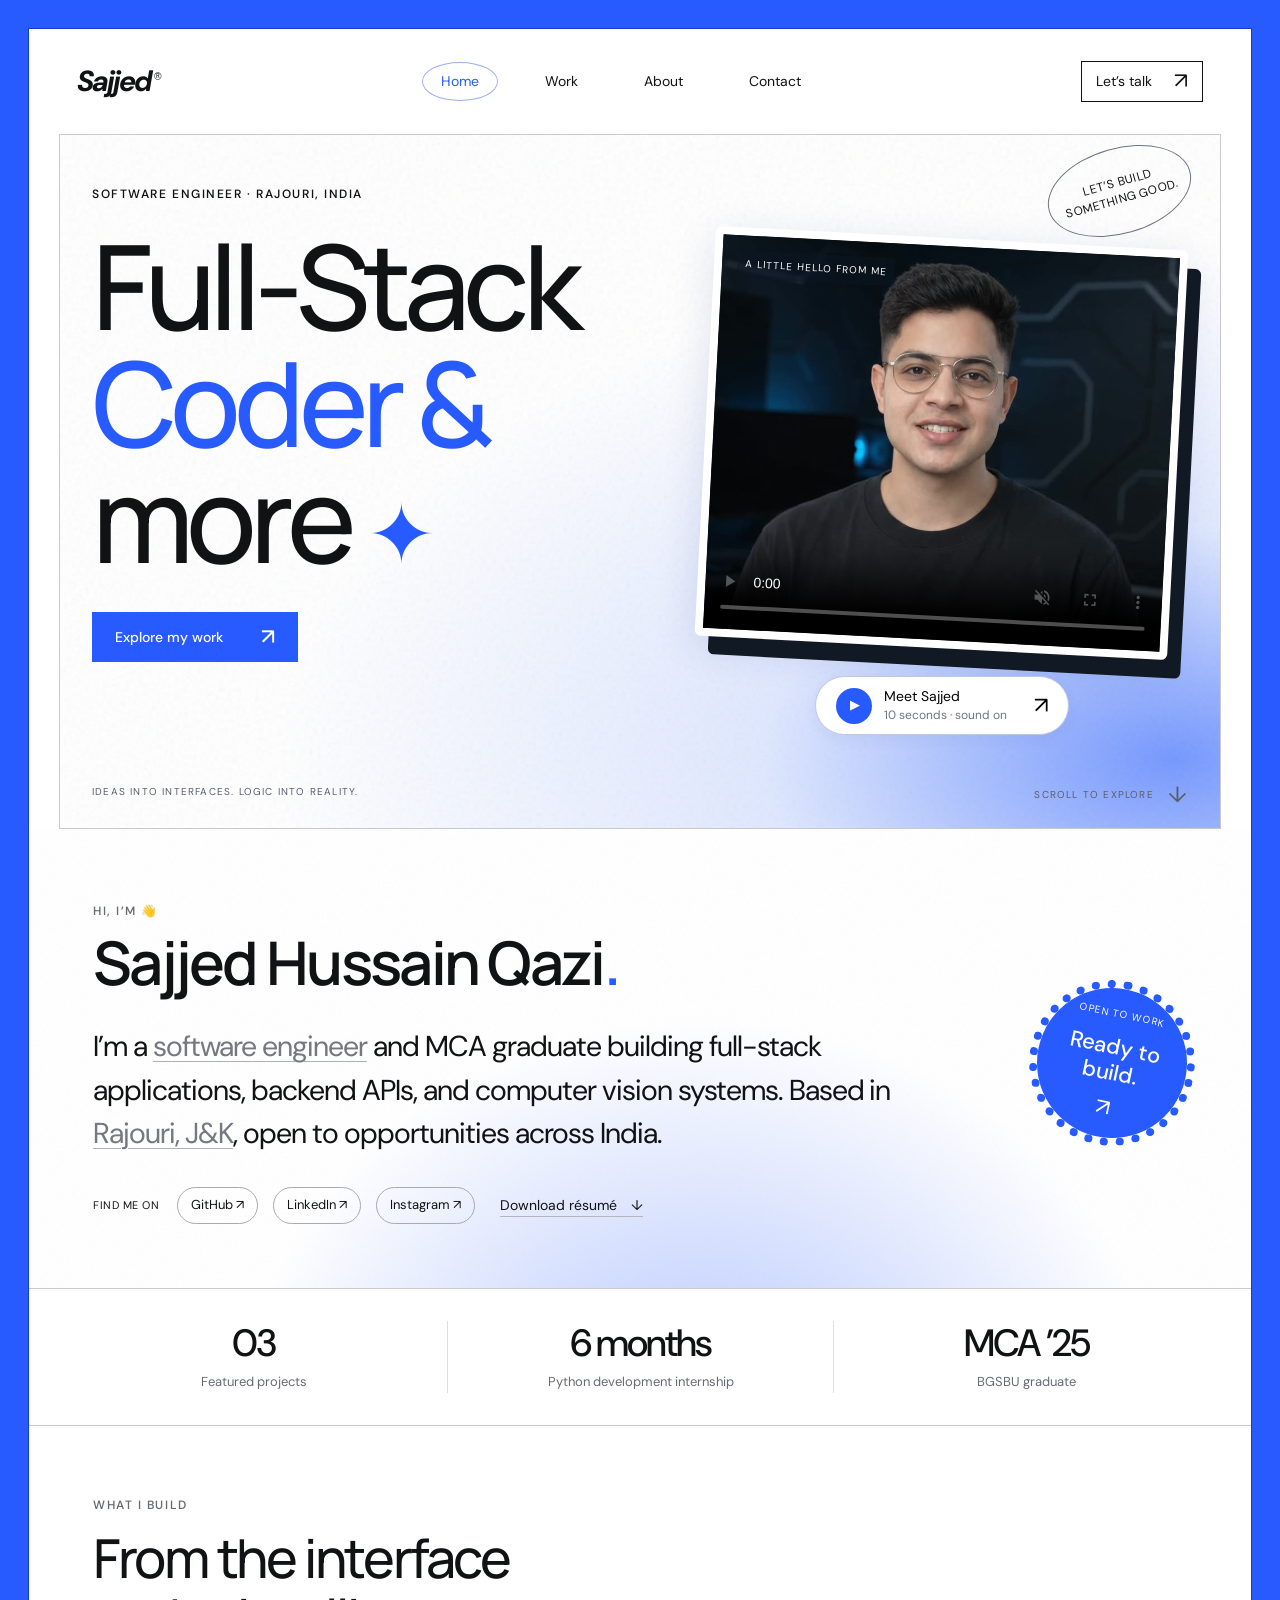
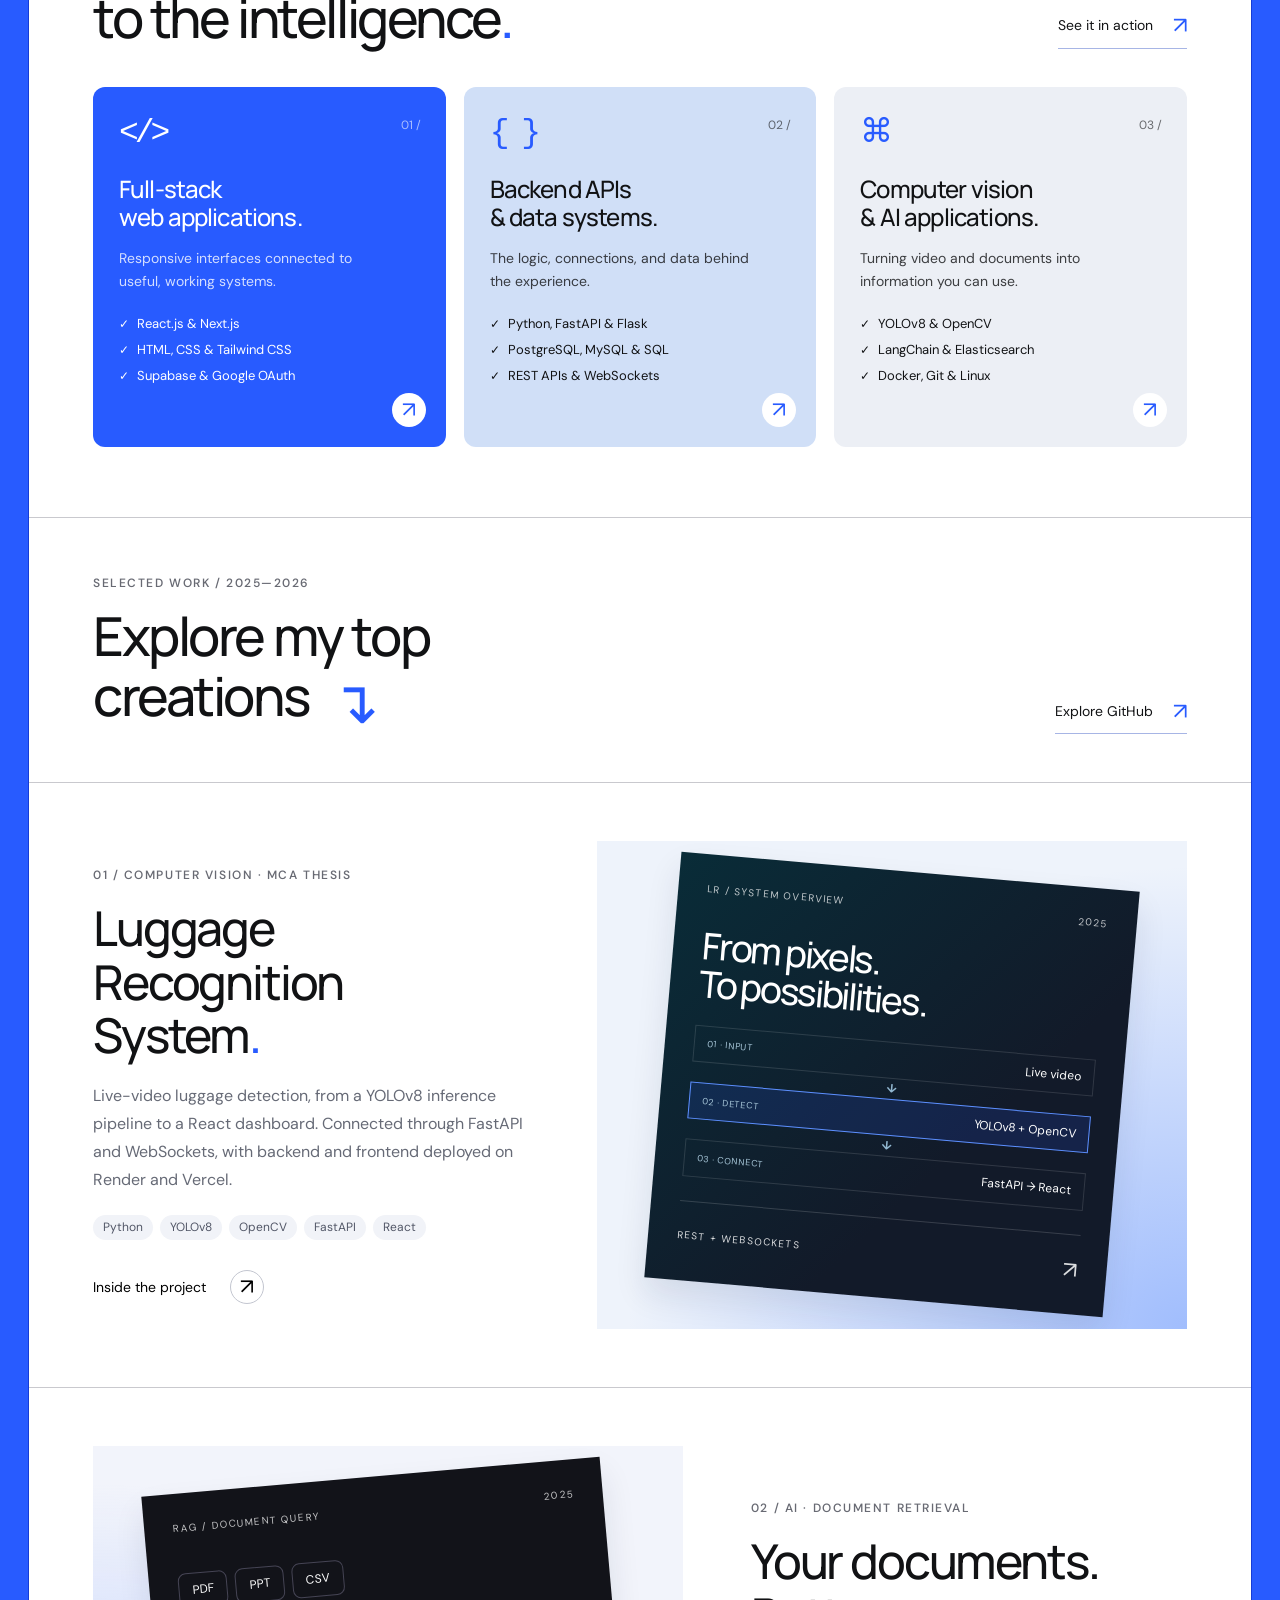
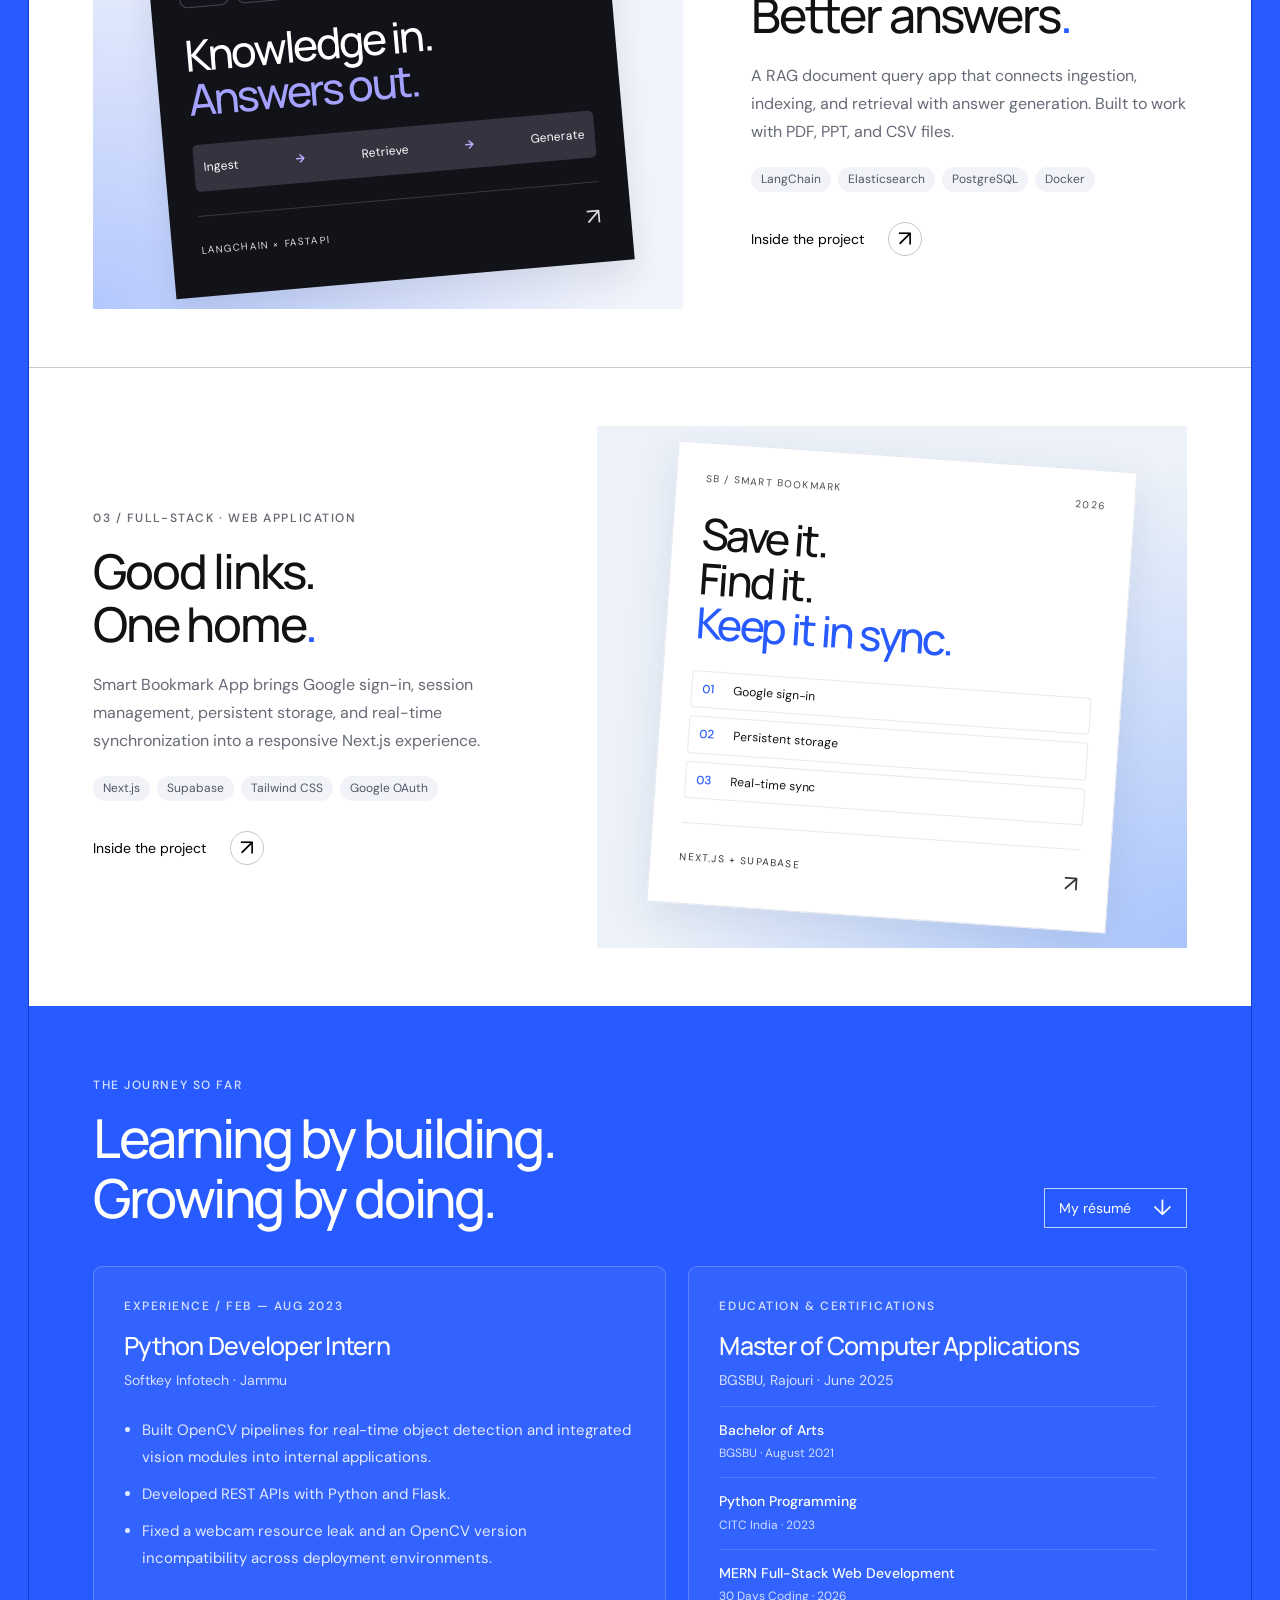
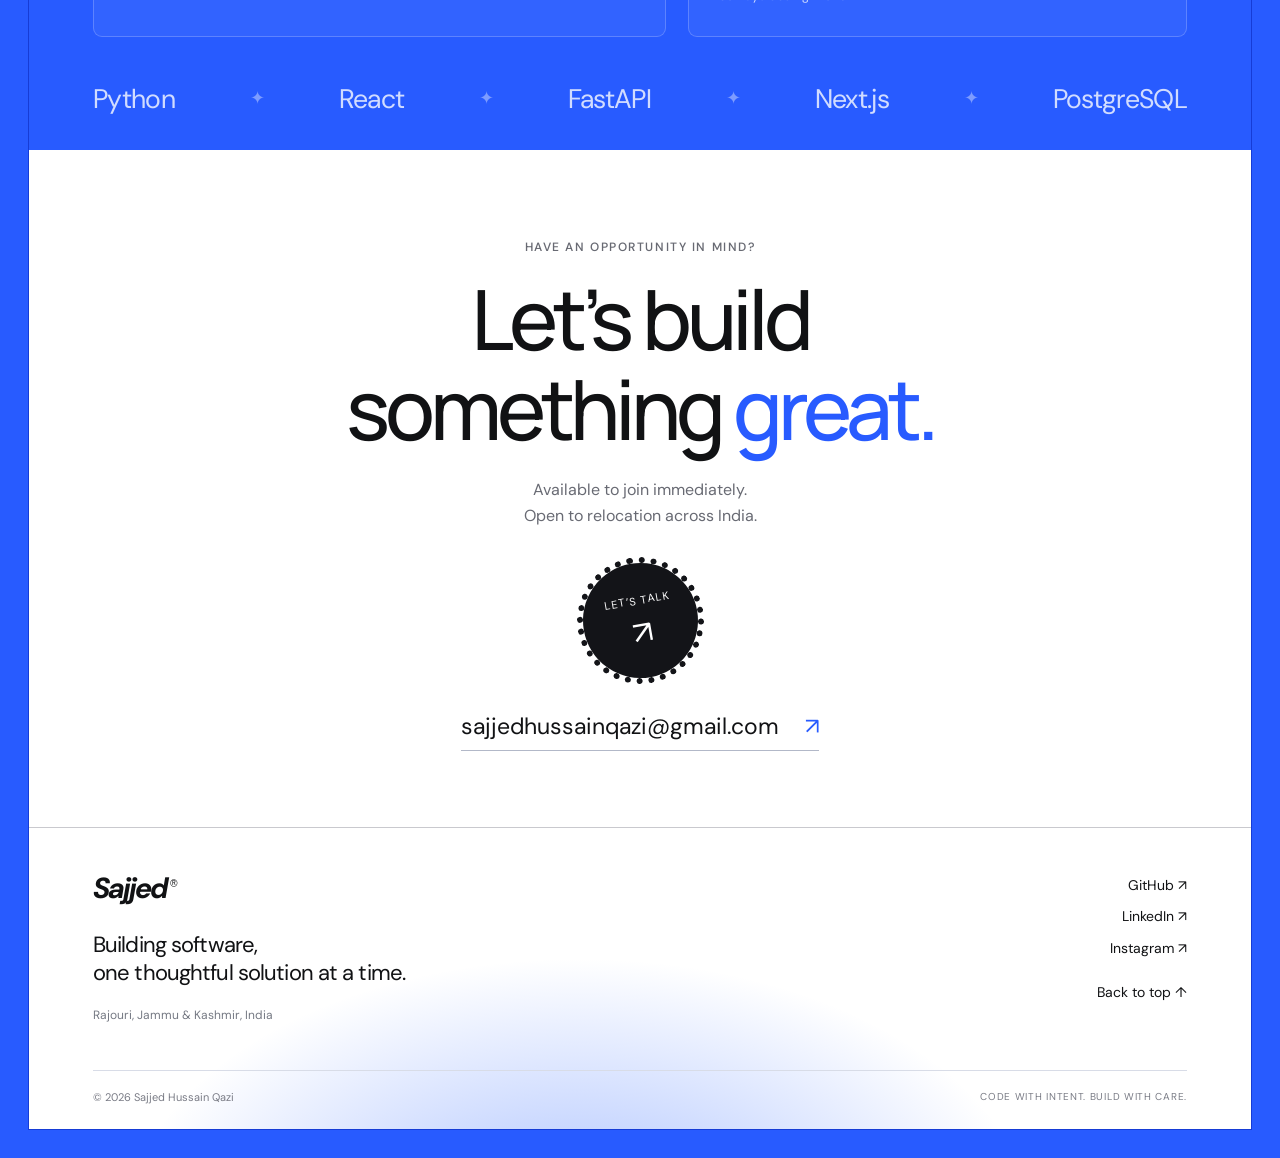
<file: index.html>
<!doctype html>
<html lang="en">

<head>
  <meta charset="UTF-8">
  <meta name="viewport" content="width=device-width, initial-scale=1">
  <meta name="theme-color" content="#285bff">
  <title>Sajjed Hussain Qazi — Software Engineer</title>
  <meta name="description"
    content="Software engineer building full-stack applications, Python APIs, and computer vision systems. Explore Sajjed Hussain Qazi’s projects, experience, and introduction.">
  <link rel="icon" type="image/svg+xml"
    href="data:image/svg+xml,%3Csvg xmlns='http://www.w3.org/2000/svg' viewBox='0 0 48 48'%3E%3Crect width='48' height='48' rx='12' fill='%23285bff'/%3E%3Ctext x='24' y='33' font-family='Arial' font-weight='700' font-size='30' text-anchor='middle' fill='white'%3ES%3C/text%3E%3C/svg%3E">
  <link rel="stylesheet" href="./style.css">
  <script src="./script.js" defer></script>
</head>

<body>
  <a class="skip-link" href="#main">Skip to content</a>
  <div class="paper">
    <header class="header">
      <a class="wordmark" href="#home" aria-label="Sajjed, home">Sajjed<span>®</span></a>
      <nav aria-label="Main navigation"><a class="nav-link active" href="#home" aria-current="page">Home</a><a
          class="nav-link" href="#work">Work</a><a class="nav-link" href="#about">About</a><a class="nav-link"
          href="#contact">Contact</a></nav>
      <a class="outline-button header-cta" href="mailto:sajjedhussainqazi@gmail.com">Let’s talk <span
          aria-hidden="true">↗</span></a>
    </header>
    <main id="main">
      <section class="hero" id="home" aria-labelledby="hero-title">
        <div class="hero-grain" aria-hidden="true"></div>
        <div class="hero-copy">
          <p class="eyebrow">SOFTWARE ENGINEER · RAJOURI, INDIA</p>
          <h1 id="hero-title">Full-Stack<br><span>Coder &</span><br>more <b class="spark" aria-hidden="true">✦</b></h1>
          <a class="button" href="#work">Explore my work <span aria-hidden="true">↗</span></a>
        </div>
        <div class="hero-media">
          <div class="orbit-label" aria-hidden="true">LET’S BUILD<br>SOMETHING GOOD.</div>
          <div class="video-card">
            <video id="intro-video" poster="./assets/introduction-poster.jpg" preload="metadata" muted loop playsinline
              controls aria-label="Sajjed’s introduction video">
              <source src="./assets/introduction.mp4" type="video/mp4">Your browser does not support video. <a
                href="./assets/introduction.mp4">Watch the introduction.</a>
            </video>
            <span class="video-corner" aria-hidden="true">A LITTLE HELLO FROM ME</span>
          </div>
          <button class="play-intro" id="play-intro" type="button"><span class="play-icon"
              aria-hidden="true">▶</span><span>Meet Sajjed <small>10 seconds · sound on</small></span><span
              aria-hidden="true">↗</span></button>
        </div>
        <div class="hero-bottom"><span>IDEAS INTO INTERFACES. LOGIC INTO REALITY.</span><a href="#about"
            aria-label="Scroll to about">SCROLL TO EXPLORE <span aria-hidden="true">↓</span></a></div>
      </section>

      <section class="about section-pad" id="about" aria-labelledby="about-title">
        <div>
          <p class="eyebrow muted">HI, I’M <span aria-hidden="true">👋</span></p>
          <h2 id="about-title">Sajjed Hussain Qazi<span class="blue">.</span></h2>
        </div>
        <div class="about-description">
          <p>I’m a <em>software engineer</em> and MCA graduate building full-stack applications, backend APIs, and
            computer vision systems. Based in <em>Rajouri, J&K</em>, open to opportunities across India.</p>
          <div class="about-links"><span class="small-label">FIND ME ON</span><a class="social-link"
              href="https://github.com/Sajjedhussainqazi" target="_blank" rel="noopener noreferrer">GitHub ↗</a><a
              class="social-link" href="https://www.linkedin.com/in/sajjed-hussain-qazi" target="_blank"
              rel="noopener noreferrer">LinkedIn ↗</a> <a
              class="social-link" href="https://www.instagram.com/hey.sajjed" target="_blank"
              rel="noopener noreferrer">Instagram ↗</a> <a class="resume-link"
              href="./assets/Sajjed-Hussain-Qazi-Resume.pdf" download>Download résumé <span
                aria-hidden="true">↓</span></a></div>
        </div>
        <a class="seal" href="#contact"><span>OPEN TO WORK</span><strong>Ready to<br>build.</strong><span
            aria-hidden="true">↗</span></a>
      </section>
      <div class="facts" aria-label="At a glance">
        <div><strong>03</strong><span>Featured projects</span></div>
        <div><strong>6 months</strong><span>Python development internship</span></div>
        <div><strong>MCA ’25</strong><span>BGSBU graduate</span></div>
      </div>

      <section class="expertise section-pad" aria-labelledby="expertise-title">
        <div class="section-heading">
          <div>
            <p class="eyebrow muted">WHAT I BUILD</p>
            <h2 id="expertise-title">From the interface<br>to the intelligence<span class="blue">.</span></h2>
          </div><a class="text-link" href="#work">See it in action <span aria-hidden="true">↗</span></a>
        </div>
        <div class="skills-grid">
          <article class="skill-card card-blue"><span class="skill-symbol" aria-hidden="true">&lt;/&gt;</span><span
              class="card-index">01 /</span>
            <h3>Full-stack<br>web applications.</h3>
            <p>Responsive interfaces connected to useful, working systems.</p>
            <ul>
              <li>React.js & Next.js</li>
              <li>HTML, CSS & Tailwind CSS</li>
              <li>Supabase & Google OAuth</li>
            </ul><a href="#project-bookmarks" aria-label="Explore full-stack project Smart Bookmark App"
              class="circle-link">↗</a>
          </article>
          <article class="skill-card card-light"><span class="skill-symbol" aria-hidden="true">{ }</span><span
              class="card-index">02 /</span>
            <h3>Backend APIs<br>& data systems.</h3>
            <p>The logic, connections, and data behind the experience.</p>
            <ul>
              <li>Python, FastAPI & Flask</li>
              <li>PostgreSQL, MySQL & SQL</li>
              <li>REST APIs & WebSockets</li>
            </ul><a href="#project-rag" aria-label="Explore backend project RAG Document Query App"
              class="circle-link">↗</a>
          </article>
          <article class="skill-card card-pale"><span class="skill-symbol" aria-hidden="true">⌘</span><span
              class="card-index">03 /</span>
            <h3>Computer vision<br>& AI applications.</h3>
            <p>Turning video and documents into information you can use.</p>
            <ul>
              <li>YOLOv8 & OpenCV</li>
              <li>LangChain & Elasticsearch</li>
              <li>Docker, Git & Linux</li>
            </ul><a href="#project-luggage" aria-label="Explore computer vision project Luggage Recognition System"
              class="circle-link">↗</a>
          </article>
        </div>
      </section>

      <section class="work" id="work" aria-labelledby="work-title">
        <div class="section-heading section-pad work-heading">
          <div>
            <p class="eyebrow muted">SELECTED WORK / 2025—2026</p>
            <h2 id="work-title">Explore my top<br>creations <span class="blue decorative-arrow"
                aria-hidden="true">↴</span></h2>
          </div><a class="text-link" href="https://github.com/Sajjedhussainqazi" target="_blank"
            rel="noopener noreferrer">Explore GitHub <span aria-hidden="true">↗</span></a>
        </div>

        <article class="project section-pad" id="project-luggage">
          <div class="project-copy">
            <p class="eyebrow muted">01 / COMPUTER VISION · MCA THESIS</p>
            <h3>Luggage <br>Recognition <br>System<span class="blue">.</span></h3>
            <p>Live-video luggage detection, from a YOLOv8 inference pipeline to a React dashboard. Connected through
              FastAPI and WebSockets, with backend and frontend deployed on Render and Vercel.</p>
            <div class="tags">
              <span>Python</span><span>YOLOv8</span><span>OpenCV</span><span>FastAPI</span><span>React</span></div>
            <button class="project-details" type="button" data-project="luggage">Inside the project <span
                class="circle-link" aria-hidden="true">↗</span></button>
          </div>
          <div class="project-visual vision-visual"
            aria-label="System architecture: live video is processed by YOLOv8 and OpenCV, then FastAPI sends results to the React dashboard">
            <div class="architecture-card dark-card">
              <div class="visual-top"><span>LR / SYSTEM OVERVIEW</span><span>2025</span></div>
              <h4>From pixels.<br>To possibilities.</h4>
              <div class="pipeline">
                <div><span>01 · INPUT</span><strong>Live video</strong></div><b aria-hidden="true">↓</b>
                <div class="pipeline-highlight"><span>02 · DETECT</span><strong>YOLOv8 + OpenCV</strong></div><b
                  aria-hidden="true">↓</b>
                <div><span>03 · CONNECT</span><strong>FastAPI → React</strong></div>
              </div>
              <div class="visual-bottom"><span>REST + WEBSOCKETS</span><span aria-hidden="true">↗</span></div>
            </div>
          </div>
        </article>

        <article class="project project-reverse section-pad" id="project-rag">
          <div class="project-copy">
            <p class="eyebrow muted">02 / AI · DOCUMENT RETRIEVAL</p>
            <h3>Your documents. <br>Better answers<span class="blue">.</span></h3>
            <p>A RAG document query app that connects ingestion, indexing, and retrieval with answer generation. Built
              to work with PDF, PPT, and CSV files.</p>
            <div class="tags"><span>LangChain</span><span>Elasticsearch</span><span>PostgreSQL</span><span>Docker</span>
            </div><button class="project-details" type="button" data-project="rag">Inside the project <span
                class="circle-link" aria-hidden="true">↗</span></button>
          </div>
          <div class="project-visual rag-visual"
            aria-label="RAG architecture: ingest PDF, PPT, and CSV documents, index and retrieve context, then generate answers">
            <div class="architecture-card rag-card">
              <div class="visual-top"><span>RAG / DOCUMENT QUERY</span><span>2025</span></div>
              <div class="file-formats"><span>PDF</span><span>PPT</span><span>CSV</span></div>
              <h4>Knowledge in.<br><span>Answers out.</span></h4>
              <div class="rag-flow"><span>Ingest</span><b aria-hidden="true">→</b><span>Retrieve</span><b
                  aria-hidden="true">→</b><span>Generate</span></div>
              <div class="visual-bottom"><span>LANGCHAIN × FASTAPI</span><span aria-hidden="true">↗</span></div>
            </div>
          </div>
        </article>

        <article class="project section-pad" id="project-bookmarks">
          <div class="project-copy">
            <p class="eyebrow muted">03 / FULL-STACK · WEB APPLICATION</p>
            <h3>Good links. <br>One home<span class="blue">.</span></h3>
            <p>Smart Bookmark App brings Google sign-in, session management, persistent storage, and real-time
              synchronization into a responsive Next.js experience.</p>
            <div class="tags"><span>Next.js</span><span>Supabase</span><span>Tailwind CSS</span><span>Google
                OAuth</span></div><button class="project-details" type="button" data-project="bookmarks">Inside the
              project <span class="circle-link" aria-hidden="true">↗</span></button>
          </div>
          <div class="project-visual bookmark-visual"
            aria-label="Smart Bookmark application: Google OAuth authentication, Supabase storage, and real-time synchronization with Next.js">
            <div class="architecture-card bookmark-card">
              <div class="visual-top"><span>SB / SMART BOOKMARK</span><span>2026</span></div>
              <h4>Save it.<br>Find it.<br><span>Keep it in sync.</span></h4>
              <div class="bookmark-features"><span><b>01</b> Google sign-in</span><span><b>02</b> Persistent
                  storage</span><span><b>03</b> Real-time sync</span></div>
              <div class="visual-bottom"><span>NEXT.JS + SUPABASE</span><span aria-hidden="true">↗</span></div>
            </div>
          </div>
        </article>
      </section>

      <section class="experience section-pad" aria-labelledby="experience-title">
        <div class="section-heading">
          <div>
            <p class="eyebrow">THE JOURNEY SO FAR</p>
            <h2 id="experience-title">Learning by building.<br>Growing by doing.</h2>
          </div><a class="outline-button light-button" href="./assets/Sajjed-Hussain-Qazi-Resume.pdf" download>My résumé
            <span aria-hidden="true">↓</span></a>
        </div>
        <div class="experience-grid">
          <article class="experience-card">
            <p class="eyebrow">EXPERIENCE / FEB — AUG 2023</p>
            <h3>Python Developer Intern</h3>
            <p class="experience-org">Softkey Infotech · Jammu</p>
            <ul>
              <li>Built OpenCV pipelines for real-time object detection and integrated vision modules into internal
                applications.</li>
              <li>Developed REST APIs with Python and Flask.</li>
              <li>Fixed a webcam resource leak and an OpenCV version incompatibility across deployment environments.
              </li>
            </ul>
          </article>
          <article class="experience-card">
            <p class="eyebrow">EDUCATION & CERTIFICATIONS</p>
            <h3>Master of Computer Applications</h3>
            <p class="experience-org">BGSBU, Rajouri · June 2025</p>
            <div class="education-item"><strong>Bachelor of Arts</strong><span>BGSBU · August 2021</span></div>
            <div class="education-item"><strong>Python Programming</strong><span>CITC India · 2023</span></div>
            <div class="education-item"><strong>MERN Full-Stack Web Development</strong><span>30 Days Coding ·
                2026</span></div>
          </article>
        </div>
        <div class="tech-strip" aria-label="Primary technologies"><span>Python</span><b
            aria-hidden="true">✦</b><span>React</span><b aria-hidden="true">✦</b><span>FastAPI</span><b
            aria-hidden="true">✦</b><span>Next.js</span><b aria-hidden="true">✦</b><span>PostgreSQL</span></div>
      </section>

      <section class="contact section-pad" id="contact" aria-labelledby="contact-title">
        <p class="eyebrow muted">HAVE AN OPPORTUNITY IN MIND?</p>
        <h2 id="contact-title">Let’s build<br>something <em>great.</em></h2>
        <p>Available to join immediately.<br>Open to relocation across India.</p><a class="contact-seal"
          href="mailto:sajjedhussainqazi@gmail.com"><span>LET’S TALK</span><strong aria-hidden="true">↗</strong></a><a
          class="email-link" href="mailto:sajjedhussainqazi@gmail.com">sajjedhussainqazi@gmail.com <span
            aria-hidden="true">↗</span></a>
      </section>
    </main>
    <footer class="footer">
      <div><a class="wordmark" href="#home">Sajjed<span>®</span></a>
        <p>Building software,<br>one thoughtful solution at a time.</p><span class="footer-location">Rajouri, Jammu &
          Kashmir, India</span>
      </div>
      <div class="footer-right"><a href="https://github.com/Sajjedhussainqazi" target="_blank"
          rel="noopener noreferrer">GitHub ↗</a><a href="https://www.linkedin.com/in/sajjed-hussain-qazi"
          target="_blank" rel="noopener noreferrer">LinkedIn ↗</a><a href="https://www.instagram.com/hey.sajjed" target="_blank"
              rel="noopener noreferrer">Instagram ↗</a> <a
          class="back-top" href="#home">Back to top ↑</a></div>
      <div class="footer-bottom"><span>© 2026 Sajjed Hussain Qazi</span><span>CODE WITH INTENT. BUILD WITH CARE.</span>
      </div>
    </footer>
  </div>
  <dialog id="project-dialog" aria-labelledby="dialog-title"><button type="button" class="dialog-close"
      aria-label="Close project details">×</button>
    <p class="eyebrow blue" id="dialog-eyebrow"></p>
    <h2 id="dialog-title"></h2>
    <p id="dialog-description"></p>
    <h3>How it works</h3>
    <ul id="dialog-features"></ul>
    <p class="dialog-stack" id="dialog-stack"></p><a class="button" href="https://github.com/Sajjedhussainqazi"
      target="_blank" rel="noopener noreferrer">Explore my GitHub <span aria-hidden="true">↗</span></a>
  </dialog>
</body>

</html>
</file>
<file: style.css>
@import url('https://fonts.googleapis.com/css2?family=DM+Sans:wght@400;450;500;550;600;650;700&family=Manrope:wght@400;500;600;650;700;750;800&display=swap');
:root{--blue:#285bff;--ink:#111214;--muted:#686a73;--line:#c9c9ce;--font:'DM Sans',Arial,sans-serif;--display:'Manrope','DM Sans',Arial,sans-serif}*{box-sizing:border-box}html{scroll-behavior:smooth;scroll-padding-top:24px}body{margin:0;padding:28px;background:var(--blue);color:var(--ink);font-family:var(--font);font-size:16px;line-height:1.6}a{color:inherit;text-decoration:none}button{font:inherit;cursor:pointer}button,a{-webkit-tap-highlight-color:transparent}a:focus-visible,button:focus-visible,video:focus-visible{outline:3px solid #ef9800;outline-offset:6px}::selection{background:var(--blue);color:white}h1,h2,h3,h4,p{margin:0}h1,h2,h3,h4{font-family:var(--display);font-weight:500;line-height:1.12;letter-spacing:-.045em}button{border:0}h2{font-size:clamp(32px,4.2vw,54px)}.paper{max-width:1380px;margin:auto;background:#fff;border:1px solid #163cd6;overflow:hidden}.blue{color:var(--blue)}.muted{color:var(--muted)}.eyebrow{font-size:12px;font-weight:550;letter-spacing:.13em;line-height:1.5}.section-pad{padding:70px 64px}.header{height:105px;display:flex;align-items:center;justify-content:space-between;padding:0 48px;gap:24px}.wordmark{font-size:29px;font-weight:750;font-style:italic;letter-spacing:-2px;line-height:1}.wordmark span{font-family:Arial,sans-serif;vertical-align:super;font-size:10px;font-weight:400;letter-spacing:0;margin-left:3px}.header nav{display:flex;gap:28px;align-items:center}.nav-link{font-size:14px;padding:7px 18px;border:1px solid transparent;border-radius:50%;transition:color .2s,border .2s}.nav-link:hover,.nav-link.active{border-color:#9eaff1;color:var(--blue)}.outline-button{border:1px solid var(--ink);font-size:14px;display:inline-flex;align-items:center;justify-content:center;gap:22px;padding:8px 14px;transition:background .2s,color .2s}.outline-button:hover{background:var(--ink);color:white}.outline-button span{font-size:22px;line-height:1}.hero{margin:0 30px;min-height:695px;border:1px solid var(--line);position:relative;padding:50px 32px 76px;display:grid;grid-template-columns:1.22fr 1fr;gap:24px;isolation:isolate}.hero-grain{position:absolute;inset:0;z-index:-1;overflow:hidden;background:radial-gradient(ellipse at 96% 90%,#3266ffad 0%,#6590ff36 26%,transparent 57%)}.hero-grain:after,.about:after{content:"";position:absolute;inset:0;pointer-events:none;opacity:.21;background-image:url("data:image/svg+xml,%3Csvg viewBox='0 0 180 180' xmlns='http://www.w3.org/2000/svg'%3E%3Cfilter id='n'%3E%3CfeTurbulence type='fractalNoise' baseFrequency='.86' numOctaves='3' stitchTiles='stitch'/%3E%3C/filter%3E%3Crect width='100%25' height='100%25' opacity='.4' filter='url(%23n)'/%3E%3C/svg%3E")}.hero-copy{position:relative;z-index:2}.hero-copy .eyebrow{margin-bottom:24px}.hero h1{font-size:clamp(72px,9.2vw,126px);line-height:.99;letter-spacing:-.058em}.hero h1>span{color:var(--blue)}.spark{display:inline-block;color:var(--blue);font-weight:400;font-size:.7em;vertical-align:middle;animation:turn 24s linear infinite}.button{display:inline-flex;align-items:center;justify-content:space-between;gap:38px;background:var(--blue);color:#fff;padding:14px 23px;font-size:14px;font-weight:500;transition:transform .2s,background .2s}.button:hover{background:#1946d8;transform:translateY(-3px)}.button span{font-size:22px;line-height:1}.hero-copy .button{margin-top:35px}.hero-media{position:relative;align-self:center;padding:36px 10px 0 0;min-width:0}.video-card{width:100%;height:410px;position:relative;transform:rotate(3deg);border:8px solid #fff;background:#101923;border-radius:6px;box-shadow:14px 18px 0 #101924,0 10px 42px #18327f21;overflow:hidden}.video-card video{width:100%;height:100%;display:block;object-fit:cover;object-position:49% center;background:#101923}.video-corner{position:absolute;top:15px;left:15px;color:white;font-size:10px;letter-spacing:.1em;pointer-events:none;background:#0b162775;padding:6px 8px;border-radius:2px}.orbit-label{font-size:12px;line-height:1.4;text-align:center;letter-spacing:.04em;width:147px;height:86px;display:grid;place-content:center;border:1px solid #6f7482;border-radius:50%;transform:rotate(-16deg);position:absolute;right:-5px;top:-54px;z-index:3}.play-intro{margin:28px auto 0;position:relative;display:flex;align-items:center;justify-content:center;gap:12px;background:#fff;border:1px solid #bec8e4;border-radius:50px;padding:10px 20px;box-shadow:0 5px 15px #0e2e6c0d;font-size:14px;line-height:1.3;text-align:left;transition:transform .2s}.play-intro:hover{transform:translateY(-3px)}.play-intro>span:last-child{margin-left:15px;font-size:23px}.play-intro small{display:block;color:#70747e;font-size:12px;margin-top:3px}.play-icon{display:grid;place-items:center;background:var(--blue);color:#fff;width:36px;height:36px;border-radius:50%;font-size:13px;padding-left:2px}.hero-bottom{position:absolute;bottom:22px;left:32px;right:32px;display:flex;justify-content:space-between;gap:20px;font-size:10px;letter-spacing:.12em;color:#595d6a}.hero-bottom a{display:flex;gap:14px;align-items:center}.hero-bottom a span{font-size:22px;line-height:1}.about{position:relative;display:grid;grid-template-columns:1fr 150px;column-gap:65px;isolation:isolate;padding-top:73px;padding-bottom:64px}.about>div:first-child{grid-column:1}.about:before{content:"";position:absolute;inset:0;z-index:-1;background:radial-gradient(ellipse at 55% 135%,#5881ff77,transparent 49%)}.about:after{z-index:-1;opacity:.1}.about h2{margin-top:9px;font-size:clamp(32px,4.7vw,62px);font-weight:600}.about-description{grid-column:1;margin-top:29px}.about-description>p{font-size:clamp(20px,2.25vw,29px);line-height:1.5;letter-spacing:-.035em;max-width:950px}.about-description em{font-style:normal;color:#757880;text-decoration:underline;text-decoration-color:#adb0b8;text-underline-offset:5px;text-decoration-thickness:1px}.about-links{display:flex;align-items:center;flex-wrap:wrap;gap:15px;margin-top:32px}.small-label{font-size:11px;letter-spacing:.05em;margin-right:2px}.social-link{font-size:13px;border:1px solid #a9aab1;padding:7px 13px;border-radius:24px;transition:color .2s,background .2s}.social-link:hover{background:var(--ink);color:white}.resume-link{margin-left:10px;font-size:14px;border-bottom:1px solid #b2b6c1}.resume-link span{margin-left:10px}.seal{grid-column:2;grid-row:1/3;align-self:center;display:flex;flex-direction:column;justify-content:center;align-items:center;gap:12px;width:150px;height:150px;background:var(--blue);color:white;border-radius:50%;outline:8px dotted var(--blue);transform:rotate(12deg);transition:transform .3s}.seal:hover{transform:rotate(0deg)}.seal>span:first-child{font-size:10px;letter-spacing:.08em}.seal strong{font-size:22px;font-weight:500;line-height:1.15;text-align:center}.seal>span:last-child{font-size:23px;line-height:1}.facts{display:grid;grid-template-columns:repeat(3,1fr);border-top:1px solid var(--line);border-bottom:1px solid var(--line);padding:32px}.facts>div{text-align:center;display:flex;flex-direction:column;gap:6px}.facts>div+div{border-left:1px solid #dddde2}.facts strong{font-size:38px;letter-spacing:-.05em;font-weight:500;line-height:1.2}.facts span{font-size:13px;color:var(--muted)}.section-heading{display:flex;justify-content:space-between;align-items:flex-end;gap:32px;margin-bottom:38px}.section-heading .eyebrow{margin-bottom:14px}.text-link{display:flex;align-items:center;gap:20px;font-size:14px;white-space:nowrap;border-bottom:1px solid #a7b5e5;padding-bottom:4px}.text-link span{color:var(--blue);font-size:23px}.skills-grid{display:grid;grid-template-columns:repeat(3,1fr);gap:18px}.skill-card{position:relative;border-radius:12px;padding:30px 26px 57px;min-height:360px;transition:transform .25s}.skill-card:hover{transform:translateY(-6px)}.card-blue{background:var(--blue);color:white}.card-light{background:#d0dff7}.card-pale{background:#eceff5}.skill-symbol{display:block;font-family:monospace;font-size:33px;line-height:1;color:var(--blue);margin-bottom:25px;letter-spacing:-4px}.card-blue .skill-symbol{color:white}.card-index{position:absolute;right:25px;top:29px;font-size:12px;opacity:.6}.skill-card h3{font-size:24px;letter-spacing:-.035em;line-height:1.2}.skill-card p{font-size:14px;line-height:1.6;margin-top:15px;opacity:.8;max-width:260px}.skill-card ul{margin:19px 0 0;list-style:none;padding:0;font-size:13px;line-height:2}.skill-card li:before{content:'✓';font-size:12px;margin-right:8px}.circle-link{width:34px;height:34px;border:1px solid #c3c6d0;border-radius:50%;display:inline-grid;place-items:center;font-size:22px;line-height:1;font-weight:400;background:transparent;transition:transform .2s,background .2s}.skill-card>.circle-link{position:absolute;right:20px;bottom:20px;background:white;color:var(--blue);border:0}.circle-link:hover{transform:rotate(45deg)}.work{border-top:1px solid var(--line)}.work-heading{margin-bottom:0;padding-top:56px;padding-bottom:48px}.decorative-arrow{display:inline-block;font-size:1.1em;vertical-align:middle;margin-left:12px}.project{border-top:1px solid var(--line);display:grid;grid-template-columns:.85fr 1.15fr;gap:68px;align-items:center;padding-top:58px;padding-bottom:58px}.project-copy h3{font-size:clamp(34px,3.75vw,50px);margin-top:17px;margin-bottom:20px}.project-copy>p:not(.eyebrow){font-size:16px;line-height:1.75;color:#666a76;max-width:445px}.tags{display:flex;flex-wrap:wrap;gap:7px;margin-top:21px}.tags span{font-size:12px;padding:3px 10px;background:#f1f3f8;color:#525767;border-radius:20px}.project-details{display:flex;align-items:center;gap:24px;font-size:14px;margin-top:30px;background:none;padding:0}.project-details:hover .circle-link{background:var(--blue);color:#fff;border-color:var(--blue);transform:rotate(45deg)}.project-visual{padding:30px;min-width:0;min-height:445px;display:grid;place-items:center;overflow:hidden}.vision-visual{background:radial-gradient(ellipse at right bottom,#6191ff8c,transparent 67%),#eef3fb}.architecture-card{width:100%;max-width:460px;min-height:382px;padding:27px 29px;transition:transform .4s}.architecture-card:hover{transform:rotate(0)}.dark-card{transform:rotate(5deg);background:#102b40;color:#fff;background:linear-gradient(132deg,#092c38,#121a29 65%);box-shadow:0 16px 32px #15213f19}.visual-top,.visual-bottom{display:flex;align-items:center;justify-content:space-between;gap:12px;font-size:10px;letter-spacing:.12em}.visual-top{opacity:.75}.architecture-card h4{font-size:37px;letter-spacing:-.06em;line-height:1.04;margin:29px 0 22px}.pipeline{display:grid;grid-template-columns:1fr;gap:4px}.pipeline>div{display:flex;align-items:center;justify-content:space-between;gap:7px;border:1px solid #ffffff21;padding:8px 12px}.pipeline span{font-size:9px;letter-spacing:.08em;color:#a7c6d8}.pipeline strong{font-size:12px;font-weight:400}.pipeline>b{font-size:12px;text-align:center;color:#92b8d1;line-height:1}.pipeline .pipeline-highlight{border-color:#5d90ff;background:#285bff26}.visual-bottom{border-top:1px solid #ffffff30;margin-top:24px;padding-top:16px;opacity:.85}.visual-bottom>span:last-child{font-size:23px}.project-reverse{grid-template-columns:1.15fr .85fr}.project-reverse .project-copy{order:2}.project-reverse .project-visual{order:1}.rag-visual{background:#e8eaff;background:radial-gradient(ellipse at 0 100%,#89a9ff96,transparent 65%),#f2f4fb}.rag-card{background:#121319;color:white;transform:rotate(-5deg);box-shadow:0 16px 32px #15213f19}.file-formats{display:flex;gap:8px;margin-top:37px}.file-formats span{padding:7px 13px;border:1px solid #454454;border-radius:8px;font-size:12px}.rag-card h4{font-size:43px;margin-top:25px}.rag-card h4>span{color:#a5a1ff}.rag-flow{display:flex;align-items:center;justify-content:space-between;gap:5px;font-size:12px;padding:14px 10px;background:#353340;border-radius:5px}.rag-flow b{color:#bab0ff}.bookmark-visual{background:radial-gradient(ellipse at 100% 100%,#6798ff80,transparent 65%),#edf2f9}.bookmark-card{background:#fff;transform:rotate(4deg);box-shadow:0 12px 40px #1d38671a;border:1px solid #e3e7f0}.bookmark-card h4{font-size:43px;margin:25px 0}.bookmark-card h4 span{color:var(--blue)}.bookmark-features{display:grid;gap:8px;font-size:12px}.bookmark-features span{padding:8px 10px;border:1px solid #e5e9f1;border-radius:4px}.bookmark-features b{color:var(--blue);font-weight:500;margin-right:16px}.bookmark-card .visual-bottom{border-color:#e2e6ed}.experience{background:var(--blue);color:#fff;position:relative;padding-bottom:0}.experience .eyebrow{color:#d1ddff}.light-button{border-color:#c2d2ff;color:white}.light-button:hover{background:white;color:var(--blue)}.experience-grid{display:grid;grid-template-columns:1.15fr 1fr;gap:22px}.experience-card{padding:30px;background:#ffffff0d;border:1px solid #ffffff35;border-radius:9px}.experience-card h3{font-size:25px;font-weight:500;margin-top:17px;letter-spacing:-.03em}.experience-org{margin-top:9px;font-size:14px;color:#d5dfff}.experience-card ul{padding-left:18px;margin:25px 0 0;font-size:15px;line-height:1.8;color:#e1e8ff}.experience-card li+li{margin-top:10px}.education-item{display:grid;gap:3px;border-top:1px solid #ffffff26;padding-top:12px;margin-top:14px;font-size:14px}.education-item strong{font-weight:500}.education-item span{color:#d1ddff;font-size:12px}.tech-strip{display:flex;align-items:center;justify-content:space-between;gap:18px;padding:40px 0 30px;flex-wrap:wrap;font-size:clamp(18px,2.1vw,29px);letter-spacing:-.025em;color:#d1dcff}.tech-strip b{font-weight:400;font-size:18px;opacity:.5}.contact{text-align:center;position:relative;padding-top:88px;padding-bottom:76px}.contact h2{font-size:clamp(45px,6.5vw,86px);line-height:1.08;margin-top:18px;letter-spacing:-.06em}.contact h2 em{font-style:normal;color:var(--blue)}.contact>p:not(.eyebrow){color:var(--muted);margin-top:23px;font-size:16px}.contact-seal{display:flex;width:115px;height:115px;border-radius:50%;background:#131418;color:#fff;outline:6px dotted #131418;flex-direction:column;align-items:center;justify-content:center;gap:8px;margin:35px auto 30px;transform:rotate(-10deg);transition:transform .25s}.contact-seal:hover{transform:rotate(0) scale(1.05)}.contact-seal>span{font-size:11px;letter-spacing:.12em}.contact-seal strong{font-size:32px;line-height:1;font-weight:400}.email-link{display:inline-block;font-size:clamp(14px,2vw,23px);border-bottom:1px solid #b2b8c8;padding-bottom:5px;overflow-wrap:anywhere;max-width:100%}.email-link span{margin-left:20px;color:var(--blue)}.footer{border-top:1px solid var(--line);padding:46px 64px 22px;display:grid;grid-template-columns:1fr 1fr;gap:24px;background:radial-gradient(ellipse at 45% 135%,#4778ff77,transparent 48%)}.footer p{font-size:22px;line-height:1.3;letter-spacing:-.04em;margin:25px 0 13px}.footer-location{font-size:12px;color:#757983}.footer-right{display:flex;flex-direction:column;align-items:flex-end;gap:9px;font-size:14px}.footer-right>a:hover{color:var(--blue)}.footer-right .back-top{margin-top:13px}.footer-bottom{display:flex;justify-content:space-between;gap:20px;border-top:1px solid #d8dce7;grid-column:1/-1;margin-top:20px;padding-top:18px;font-size:11px;color:#797b85}.footer-bottom>span:last-child{letter-spacing:.07em;font-size:10px}.skip-link{position:fixed;top:-60px;left:20px;background:white;color:var(--blue);padding:10px;z-index:50}.skip-link:focus{top:10px}dialog{border:1px solid #d8ddea;border-radius:14px;background:white;padding:45px;width:min(600px,calc(100% - 32px));max-height:85vh;color:var(--ink);box-shadow:0 20px 100px #0d1e4e55}dialog::backdrop{background:#0c163c99;backdrop-filter:blur(5px)}dialog h2{font-size:36px;line-height:1.15;margin:15px 0 20px}dialog>p:not(.eyebrow){font-size:16px;color:#666a76;line-height:1.7}dialog h3{font-size:18px;letter-spacing:-.015em;margin-top:26px}dialog ul{font-size:15px;line-height:1.7;padding-left:19px}dialog li+li{margin-top:10px}dialog .dialog-stack{font-size:13px!important;border-top:1px solid #dddfea;padding-top:17px;margin:22px 0}.dialog-close{position:absolute;top:10px;right:14px;background:none;font-size:30px;line-height:1;padding:5px 10px;color:#777}body.dialog-open{overflow:hidden}@keyframes turn{to{transform:rotate(360deg)}}
@media(min-width:1450px){.hero{min-height:730px}.hero h1{font-size:140px}.video-card{height:455px}.hero-media{padding-left:24px}}
@media(max-width:1100px){body{padding:20px}.header{padding:0 30px;height:90px}.header nav{gap:5px}.section-pad{padding-left:40px;padding-right:40px}.hero{margin:0 22px;min-height:635px;grid-template-columns:1.15fr 1fr;padding-left:22px;padding-right:22px;gap:15px}.hero h1{font-size:clamp(72px,9.3vw,104px)}.hero-copy .eyebrow{font-size:10px}.video-card{height:365px}.orbit-label{top:-35px;right:0;width:130px;height:75px;font-size:10px}.hero-media{padding-top:40px}.hero-bottom{left:22px;right:22px;font-size:8px}.about{column-gap:40px}.about h2{font-size:45px}.about-description>p{font-size:24px}.project{gap:35px}.project-visual{padding:24px;min-height:410px}.architecture-card{padding:24px;min-height:360px}.architecture-card h4{font-size:33px}.skill-card{padding:25px 20px 55px}.skill-card h3{font-size:22px}.skill-card li{font-size:12px}.footer{padding-left:40px;padding-right:40px}}
@media(max-width:800px){body{padding:12px}.header{height:82px;padding:0 22px;gap:12px}.header nav{gap:0}.nav-link{padding:6px 11px;font-size:13px}.header-cta{display:none}.hero{margin:0 15px;min-height:590px;padding-top:38px;grid-template-columns:1.1fr 1fr;gap:8px}.hero h1{font-size:clamp(61px,9.5vw,82px)}.hero-copy .eyebrow{font-size:8px;letter-spacing:.08em;max-width:200px}.hero-copy .button{padding:12px 16px;font-size:12px;gap:18px}.video-card{height:330px;border-width:5px;box-shadow:8px 12px 0 #101924}.hero-media{padding-right:5px}.play-intro{padding:8px 12px;gap:8px;font-size:12px}.play-intro small{font-size:10px}.play-intro>span:last-child{display:none}.play-icon{width:29px;height:29px;font-size:10px}.hero-bottom>span{display:none}.hero-bottom{justify-content:flex-end}.section-pad{padding:50px 30px}.about{grid-template-columns:1fr 100px;column-gap:23px}.about h2{font-size:36px}.about-description>p{font-size:22px}.seal{width:100px;height:100px;outline-width:5px;gap:7px}.seal strong{font-size:18px}.seal>span:first-child{font-size:7px}.seal>span:last-child{font-size:19px}.about-links{gap:9px}.small-label{display:none}.resume-link{margin-left:0}.facts{padding:28px 15px}.facts strong{font-size:28px}.facts span{font-size:11px}.skills-grid{gap:12px}.skill-card{padding:24px 17px 49px;min-height:350px}.skill-card h3{font-size:20px}.skill-card p{font-size:13px}.skill-card ul{font-size:12px;line-height:1.7}.skill-card li:before{display:none}.card-index{right:17px}.project{gap:26px;grid-template-columns:1fr 1fr}.project-copy h3{font-size:33px}.project-copy>p:not(.eyebrow){font-size:14px}.project-copy>.eyebrow{font-size:9px;letter-spacing:.06em}.project-visual{padding:18px;min-height:360px}.architecture-card{padding:18px;min-height:330px}.architecture-card h4{font-size:28px}.visual-top,.visual-bottom{font-size:8px;letter-spacing:.06em}.pipeline>div{padding:7px}.pipeline strong{font-size:10px}.pipeline span{font-size:7px}.rag-flow{font-size:9px;padding:12px 6px}.file-formats{gap:5px}.file-formats span{font-size:10px;padding:5px 9px}.bookmark-features{font-size:10px}.tags span{font-size:10px;padding:3px 8px}.project-details{font-size:12px;gap:10px}.experience-grid{grid-template-columns:1fr 1fr;gap:16px}.experience-card{padding:23px}.experience-card h3{font-size:23px}.experience-card ul{font-size:14px}.experience .section-heading h2{font-size:35px}.experience .section-heading{align-items:center}.experience .light-button{font-size:12px;gap:10px;white-space:nowrap}.tech-strip{font-size:20px;padding-bottom:0;gap:12px}.tech-strip b{font-size:12px}.footer{padding:40px 30px 20px}}
@media(max-width:600px){body{padding:8px}.header{height:78px;padding:0 19px}.wordmark{font-size:26px}.nav-link{font-size:12px;padding:5px 9px}.hero{display:flex;flex-direction:column;margin:0 10px;padding:30px 23px 56px;gap:35px;min-height:0}.hero-copy .eyebrow{font-size:9px;max-width:none;margin-bottom:22px}.hero h1{font-size:clamp(65px,16.1vw,96px);line-height:1.01;letter-spacing:-.055em}.hero-copy .button{margin-top:25px;font-size:13px;padding:12px 17px;gap:30px}.hero-media{width:min(100%,370px);align-self:center;padding:20px 10px 0;margin-bottom:13px}.video-card{height:340px;transform:rotate(3deg);border-width:6px;box-shadow:9px 12px 0 #101924}.video-card video{object-position:center}.orbit-label{right:-9px;top:-75px;height:66px;width:115px;font-size:9px}.play-intro{font-size:14px;margin-top:26px;padding:10px 20px;gap:13px}.play-intro small{font-size:11px}.play-icon{width:34px;height:34px;font-size:12px}.hero-bottom{font-size:9px;bottom:15px;justify-content:center}.section-pad{padding:44px 24px}.about{display:block}.about h2{font-size:40px;line-height:1.1;max-width:350px;letter-spacing:-.05em}.about-description{margin-top:24px}.about-description>p{font-size:21px;line-height:1.55}.about-links{gap:10px;flex-wrap:wrap;margin-top:25px}.social-link{font-size:12px}.resume-link{font-size:13px}.seal{width:106px;height:106px;gap:8px;margin:38px 12px 7px auto}.seal>span:first-child{font-size:8px}.facts{padding:25px 9px;gap:0}.facts strong{font-size:23px}.facts span{font-size:10px;line-height:1.5;padding:0 7px}.section-heading{gap:18px;align-items:flex-start;flex-direction:column;margin-bottom:27px}.section-heading h2{font-size:35px}.section-heading .eyebrow{font-size:10px}.text-link{font-size:13px;gap:25px}.skills-grid{grid-template-columns:1fr;gap:15px}.skill-card{padding:27px 26px 35px;min-height:0;display:grid;grid-template-columns:1fr 1fr;column-gap:15px}.skill-symbol{margin-bottom:25px;grid-column:1/-1;font-size:30px}.skill-card h3{font-size:24px;grid-column:1/-1}.skill-card p{font-size:14px;grid-column:1/-1;max-width:270px;margin-top:13px}.skill-card ul{grid-column:1/-1;font-size:13px;line-height:1.9;margin-top:16px}.skill-card li{font-size:13px}.skill-card li:before{display:inline}.card-index{right:26px;top:27px}.work-heading{padding-top:39px;padding-bottom:34px;margin:0}.project,.project-reverse{grid-template-columns:1fr;gap:33px;padding-top:36px;padding-bottom:38px}.project-copy h3{font-size:38px;margin-top:15px;margin-bottom:17px}.project-copy h3 br{display:none}.project-copy h3 br:after{content:' '}.project-copy>p:not(.eyebrow){font-size:15px;line-height:1.7}.project-copy>.eyebrow{font-size:10px;letter-spacing:.08em}.tags{gap:6px;margin-top:17px}.tags span{font-size:11px}.project-details{font-size:13px;gap:20px;margin-top:23px}.project-visual{min-height:378px;padding:25px}.project-reverse .project-copy{order:0}.project-reverse .project-visual{order:1}.architecture-card{min-height:330px;padding:24px;max-width:380px}.architecture-card h4{font-size:34px}.visual-top,.visual-bottom{font-size:9px;letter-spacing:.08em}.pipeline strong{font-size:11px}.pipeline span{font-size:8px}.pipeline>div{padding:8px 10px}.file-formats span{font-size:11px}.rag-flow{font-size:11px}.bookmark-features{font-size:12px}.experience .section-heading h2{font-size:33px}.experience .section-heading{align-items:flex-start}.experience-grid{grid-template-columns:1fr;gap:15px}.experience-card{padding:25px}.experience-card h3{font-size:24px}.experience-card .eyebrow{font-size:10px}.experience-card ul{font-size:14px}.tech-strip{font-size:18px;justify-content:center;gap:12px 17px;padding-top:30px}.tech-strip b{font-size:12px}.tech-strip b:nth-of-type(3){display:none}.contact{padding-top:59px;padding-bottom:50px}.contact .eyebrow{font-size:10px}.contact h2{font-size:48px}.contact>p:not(.eyebrow){font-size:14px}.email-link{font-size:14px;letter-spacing:-.025em}.email-link span{margin-left:6px}.contact-seal{width:105px;height:105px;margin-top:30px}.footer{padding:35px 24px 20px;gap:28px;grid-template-columns:1fr}.footer p{font-size:22px;margin-top:20px}.footer-right{align-items:flex-start;flex-direction:row;flex-wrap:wrap;gap:10px 20px;font-size:13px}.footer-right .back-top{margin-top:0}.footer-bottom{font-size:10px;flex-direction:column;gap:8px;margin-top:0}.footer-bottom>span:last-child{font-size:8px}dialog{padding:35px 25px}dialog h2{font-size:30px}.dialog-close{top:7px;right:7px}}
@media(prefers-reduced-motion:reduce){html{scroll-behavior:auto}*,*:before,*:after{animation:none!important;transition:none!important}}
</file>
